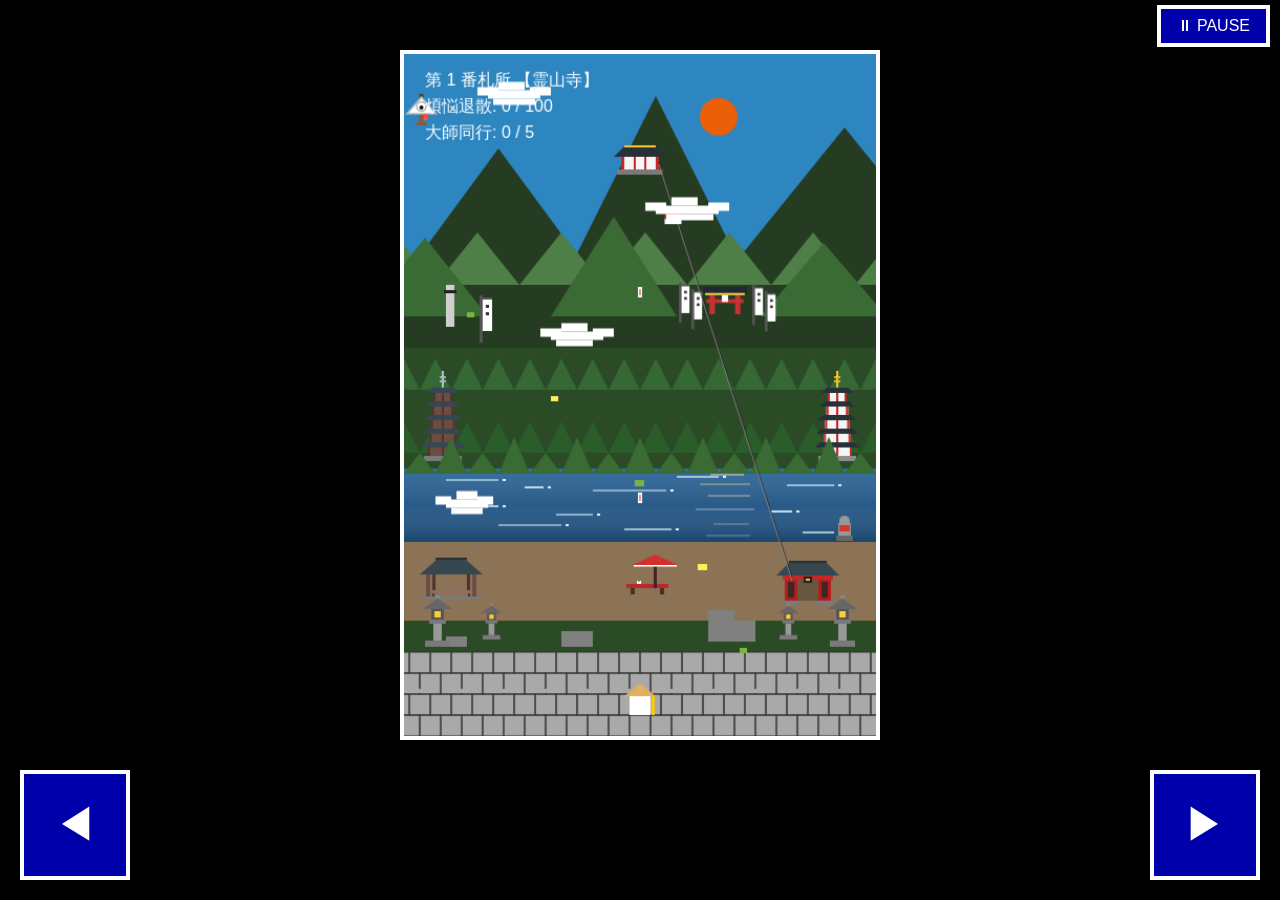
<file: index.html>
<!DOCTYPE html>
<html lang="ja">

<head>
    <meta charset="UTF-8">
    <link rel="icon" href="/images/192-icon.png">
    <link rel="apple-touch-icon" href="/images/180-icon.png">
    <meta name="viewport" content="width=device-width, initial-scale=1.0, viewport-fit=cover">
    <title>四國八十八ヶ所シューティング</title>
    <link rel="manifest" href="manifest.json">
    <link rel="stylesheet" href="css/style.css">
</head>

<body>

    <div id="game-container">

        <!-- ゲームを描画するスクリーン -->
        <canvas id="gameCanvas"></canvas>

        <!--ポーズボタン&再開ボタン-->
        <div id="game-buttons">
            <button id="pauseBtn">⏸ PAUSE</button>

            <!--タイトルヘ戻るボタン-->
            <button id="titleBtn" style="display:none;">
                🏠 TITLE
            </button>
        </div>

        <!--リスタートボタン-->
        <button id="restartBtn" style="display:none;">
            🔄 RESTART
        </button>

        <!--左右の操作ボタン-->
        <div id="controls">
            <button id="leftBtn">◀</button>
            <button id="rightBtn">▶</button>
        </div>
    </div>

    <!-- 御朱印拝受モーダル -->
    <div id="goshuinModal" class="modal-overlay">
        <div class="modal-content">
            <div class="stamp-frame">
                <p class="modal-title">奉拝</p>
                <div class="stamp-circle">御朱印</div>
                <h2 id="modalTempleName">霊山寺</h2>
                <p id="modalStageNum" class="modal-meta">第 一 番札所</p>
            </div>
            <button id="modalCloseBtn">次なる霊場へ進む</button>
        </div>
    </div>


    <!-- JavaScriptファイルの読み込み -->
    <script src="js/temples.js"></script>
    <script src="js/sounds.js"></script>
    <script src="js/modal.js"></script>
    <script src="js/controls.js"></script>
    <script src="js/save.js"></script>
    <script src=js/background.js></script>
    <script src="js/game.js"></script>
</body>

</html>
</file>
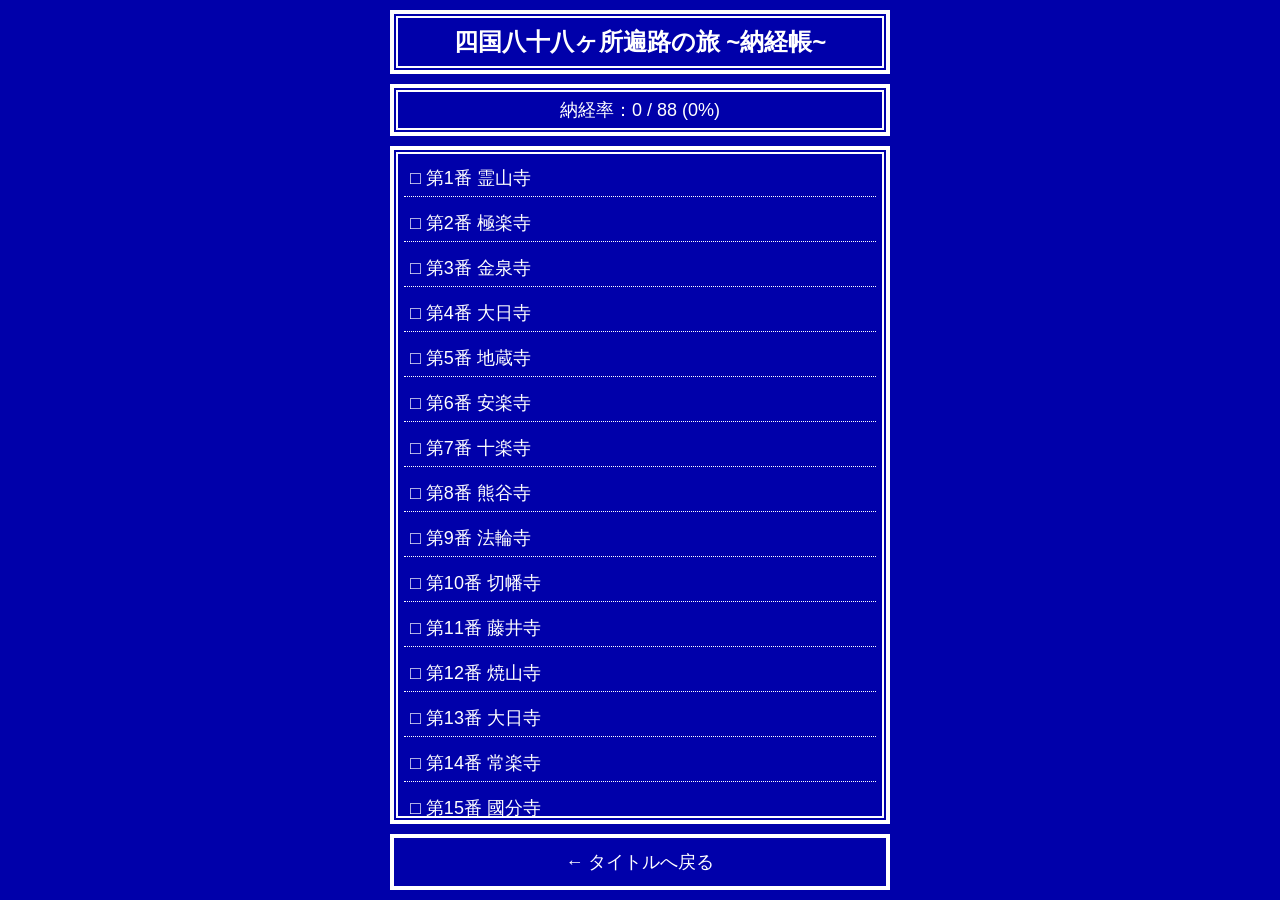
<file: goshuin.html>
<!DOCTYPE html>
<html lang="ja">
<head>
    <meta charset="UTF-8">
    <meta name="theme-color" content="#0000aa">
    <link rel="icon" href="/images/192-icon.png">
    <link rel="apple-touch-icon" href="/images/180-icon.png">
    <link rel="preconnect" href="https://fonts.googleapis.com">
    <link rel="preconnect" href="https://fonts.gstatic.com" crossorigin>
    <link href="https://fonts.googleapis.com/css2?family=Press+Start+2P&display=swap" rel="stylesheet">
    <meta name="viewport" content="width=device-width, initial-scale=1.0">
    <title>御朱印帳</title>
    <link rel="manifest" href="manifest.json">
    <link rel="stylesheet" href="css/goshuin.css">
</head>
<body>
    <!-- タイトル -->
    <div id="titleBox">
        四国八十八ヶ所遍路の旅 ~納経帳~
    </div>

    <!-- 収集状況 -->
    <div id="statusBox">
        納経率：<span id="collectionRate">0 / 88</span>
    </div>

    <!-- 御朱印一覧 -->
    <div id="goshuinBook">

        <div id="goshuinList">

        </div>

    </div>

    <!-- ボタン -->
    <div id="buttonArea">
        <button id="backButton">
            ← タイトルへ戻る
        </button>
    </div>

    <script src="js/sounds.js"></script>
    <script src="js/goshuin.js"></script>
</body>
</html>
</file>
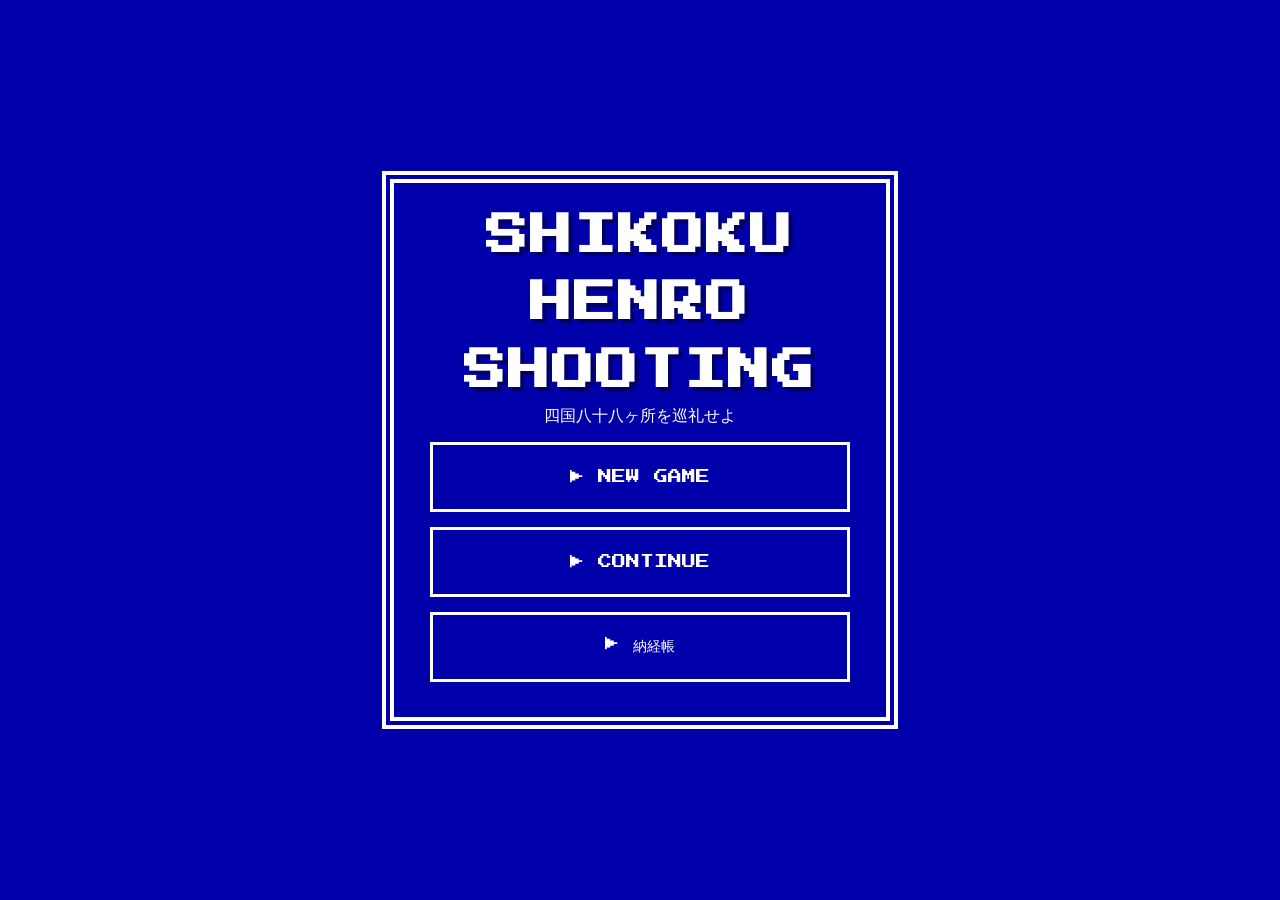
<file: title.html>
<!DOCTYPE html>
<html lang="ja">
<head>
    <meta charset="UTF-8">
    <link rel="icon" href="/images/192-icon.png">
    <link rel="apple-touch-icon" href="/images/180-icon.png">
    <link rel="icon" href="data:,">
    <meta name="apple-mobile-web-app-capable" content="yes">
    <meta name="mobile-web-app-capable" content="yes">
    <meta name="theme-color" content="#0000aa">
    <link rel="preconnect" href="https://fonts.googleapis.com">
    <link rel="preconnect" href="https://fonts.gstatic.com" crossorigin>
    <link href="https://fonts.googleapis.com/css2?family=Press+Start+2P&display=swap" rel="stylesheet">
    <meta name="viewport" content="width=device-width, initial-scale=1.0">
    <title>遍路シューティング</title>
    <link rel="manifest" href="manifest.json">
    <link rel="stylesheet" href="css/title.css">
</head>
<body>
    <div class="title-window">

        <h1>SHIKOKU HENRO SHOOTING</h1>

        <p>四国八十八ヶ所を巡礼せよ</p>

        <button class="menu-btn" id="startBtn">
            ▶ NEW GAME
        </button>

        <button class="menu-btn" id="continueBtn">
            ▶ CONTINUE
        </button>

        <button class="menu-btn" id="goshuinBtn">
            ▶ 納経帳
        </button>    
    </div>
    <script src="js/sounds.js"></script>
    <script src="js/title.js"></script>
    <script>
        if ("serviceWorker" in navigator) {

            window.addEventListener("load", () => {

                navigator.serviceWorker.register(
                    "./service-worker.js"
                );

            });
        }
    </script>
</body>
</html>
</file>
<file: css/style.css>
@charset "utf-8" ;
*,
::before,
::after {
    padding: 0;
    margin: 0;
    box-sizing: border-box;
}
ul,
li {
    list-style: none;
}
a {
    color: inherit;
    text-decoration: none;
    cursor: pointer;
}

/* =========================
   基本レイアウト
========================= */
html,
body {
    margin: 0;
    padding: 0;

    width: 100%;
    height: 100%;

    overflow: hidden;
    touch-action: none;

    background-color: #000;
    color: white;
    font-family: sans-serif;
    touch-action: manipulation; /* ダブルタップによるズームを防止 */
    overscroll-behavior: none;  /* 引っ張って更新（バウンス）を防止 */
}

/* =========================
   全体コンテナ
========================= */
#game-container {
    display: flex;
    flex-direction: column;
    align-items: center;
}

/* =========================
   ゲーム画面
========================= */
#gameCanvas {
    display: block;
    margin-top: 50px;

    background-color: #0000AA;

    border: 4px solid white;

    box-sizing: border-box;
    width:min(95vw,480px);
    height:auto;
}

/* =========================
   ポーズボタン
========================= */
#game-buttons {
    position: fixed;
    top: 5px;
    right: 10px;
    z-index: 9999;
}

#game-buttons button {
    background: #0000AA;
    color: white;

    border: 4px solid white;

    padding: 8px 16px;
    font-size: 16px;

    cursor: pointer;
}

/* =========================
   左右操作ボタン
========================= */
#controls {
    position: fixed;
    width: 100%;
    left: 0;
    bottom: 20px;
    z-index: 9999;
}

#leftBtn {
    position: fixed;

    left: 20px;
    bottom: 20px;
}

#rightBtn {
    position: fixed;

    right: 20px;
    bottom: 20px;
}

#controls button {
    width: 110px;
    height: 110px;

    background: #0000AA;
    color: white;

    border: 4px solid white;

    font-size: 42px;

    cursor: pointer;

    touch-action: manipulation;
}

/* =========================
   リスタート
========================= */
#restartBtn {
    display: none;

    position: fixed;

    left: 50%;
    top: 55%;

    transform: translate(-50%, -50%);

    background: #0000AA;
    color: white;

    border: 4px solid white;

    padding: 12px 24px;

    font-size: 18px;

    z-index: 9999;
}
/* --- 御朱印モーダルのスタイル --- */
.modal-overlay {
    display: none; /* 初期状態は非表示 */
    position: absolute;
    top: 0;
    left: 0;
    width: 100%;
    height: 100%;
    background-color: rgba(0, 0, 0, 0.8);
    justify-content: center;
    align-items: center;
    z-index: 10;
}

.modal-content {
    background-color: #f7f5f0; /* 和紙っぽい生成り色 */
    color: #222;
    padding: 30px;
    border-radius: 10px;
    width: 320px;
    text-align: center;
    box-shadow: 0 10px 30px rgba(0,0,0,0.5);
    border: 4px double #8a6d3b; /* 金色っぽい二重線 */
    animation: fadeIn 0.4s ease-out;
}

.stamp-frame {
    border: 2px solid #cc3333;
    padding: 20px;
    position: relative;
    background-image: linear-gradient(rgba(204,51,51,0.03) 2px, transparent 2px);
}

.modal-title {
    font-family: 'serif';
    font-size: 24px;
    font-weight: bold;
    color: #cc3333;
    text-align: left;
    margin-bottom: 10px;
}

#modalTempleName {
    font-family: 'Georgia', 'Times New Roman', 'serif';
    font-size: 32px;
    margin: 20px 0;
    letter-spacing: 4px;
    color: #111;
}

.modal-meta {
    font-size: 16px;
    font-weight: bold;
    color: #666;
}

/* 朱印（スタンプ風）の演出 */
.stamp-circle {
    position: absolute;
    top: 40%;
    left: 50%;
    transform: translate(-50%, -50%) rotate(-10deg);
    width: 90px;
    height: 90px;
    border: 3px solid rgba(204, 51, 51, 0.7);
    border-radius: 50%;
    color: rgba(204, 51, 51, 0.7);
    font-size: 18px;
    font-weight: bold;
    line-height: 84px;
    pointer-events: none;
}

/* ボタンのデザイン */
#modalCloseBtn {
    margin-top: 25px;
    background-color: #cc3333;
    color: white;
    border: none;
    padding: 12px 24px;
    font-size: 16px;
    font-weight: bold;
    border-radius: 5px;
    cursor: pointer;
    transition: background 0.2s;
    width: 100%;
}

#modalCloseBtn:hover {
    background-color: #aa2222;
}

@keyframes fadeIn {
    from { opacity: 0; transform: scale(0.9); }
    to { opacity: 1; transform: scale(1); }
}

@media (max-width: 768px) {

    #controls button {
        width: 140px;
        height: 140px;

        font-size: 48px;
    }

}
</file>
<file: css/goshuin.css>
@charset "utf-8" ;
*,
::before,
::after {
    padding: 0;
    margin: 0;
    box-sizing: border-box;
}
ul,
li {
    list-style: none;
}
a {
    color: inherit;
    text-decoration: none;
    cursor: pointer;
}

/* ==========================================
   共通
========================================== */

html,
body {
    margin: 0;
    padding: 0;

    width: 100%;
    height: 100%;

    background-color: #0000AA;
    color: white;

    font-family: sans-serif;

    overflow: hidden;
}

/* ==========================================
   全体レイアウト
========================================== */

body {
    display: flex;
    flex-direction: column;
    align-items: center;
    padding: 10px;
    box-sizing: border-box;
    touch-action: manipulation; /* ダブルタップによるズームを防止 */
    overscroll-behavior: none;  /* 引っ張って更新（バウンス）を防止 */
}

/* ==========================================
   タイトル
========================================== */

#titleBox {

    width: 90%;
    max-width: 500px;

    text-align: center;

    padding: 12px;

    margin-bottom: 10px;

    border: 4px solid white;

    box-shadow:
        inset 0 0 0 2px #0000AA,
        inset 0 0 0 4px white;

    font-size: 24px;
    font-weight: bold;
}

/* ==========================================
   納経率
========================================== */

#statusBox {

    width: 90%;
    max-width: 500px;

    text-align: center;

    padding: 10px;

    margin-bottom: 10px;

    border: 4px solid white;

    box-shadow:
        inset 0 0 0 2px #0000AA,
        inset 0 0 0 4px white;

    font-size: 18px;
}

/* ==========================================
   納経帳本体
========================================== */

#goshuinBook {

    width: 90%;
    max-width: 500px;

    flex: 1;

    border: 4px solid white;

    box-shadow:
        inset 0 0 0 2px #0000AA,
        inset 0 0 0 4px white;

    padding: 10px;

    box-sizing: border-box;

    overflow-y: auto;

    margin-bottom: 10px;
}

/* ==========================================
   札所一覧
========================================== */

#goshuinList {
    display: flex;
    flex-direction: column;
    gap: 8px;
}

.temple {

    padding: 6px;

    font-size: 18px;

    border-bottom: 1px dotted white;
}

/* 取得済み */

.acquired {
    color: #FFFF66;
}

/* ==========================================
   ボタン
========================================== */

#buttonArea {

    width: 90%;
    max-width: 500px;

    display: flex;
    justify-content: center;
}

#backButton {

    width: 100%;

    background-color: #0000AA;

    color: white;

    border: 4px solid white;

    padding: 12px;

    font-size: 18px;

    cursor: pointer;
}

/* ==========================================
   ボタン押下
========================================== */

#backButton:active {

    background-color: white;
    color: #0000AA;
}

#backButton:hover {
    background-color: #2222cc; 
}
/* ==========================================
   スマホ対応
========================================== */

@media (max-width: 600px) {

    #titleBox {
        font-size: 20px;
    }

    #statusBox {
        font-size: 16px;
    }

    .temple {
        font-size: 16px;
    }

    #backButton {
        font-size: 16px;
    }
}
</file>
<file: css/title.css>
@charset "utf-8" ;
*,
::before,
::after {
    padding: 0;
    margin: 0;
    box-sizing: border-box;
}
ul,
li {
    list-style: none;
}
a {
    color: inherit;
    text-decoration: none;
    cursor: pointer;
}

body {
    margin: 0;
    background-color: #0000aa;
    color: white;
    font-family: "Press Start 2P", cursive;
    display: flex;
    justify-content: center;
    align-items: center;
    touch-action: manipulation; /* ダブルタップによるズームを防止 */
    overscroll-behavior: none;  /* 引っ張って更新（バウンス）を防止 */
    min-height: 100vh;
}

.title-window {

    width: 90%;
    max-width: 500px;

    box-sizing: border-box;

    padding: 20px;

    text-align: center;

    border: 4px solid white;

    box-shadow:
        0 0 0 4px #0000aa,
        0 0 0 8px white;
}


h1 {

    margin: 0;

    font-family: "Press Start 2P", cursive;
    font-size: clamp(26px, 5vw, 42px);
    line-height: 1.6;
    letter-spacing: 2px;

    color: #ffffff;

    text-shadow:
        4px 4px 0 #000066;

}

.sub-title {

    margin-top: 20px;

    font-size: clamp(14px, 3vw, 22px);

}

.menu-btn {

    display: block;

    width: 100%;
    max-width: 420px;

    height: 70px;

    margin: 15px auto;

    padding: 0 20px;

    background-color: #0000aa;
    color: white;

    border: 3px solid white;

    font-family: "Press Start 2P", cursive;
    font-size: 14px;

    white-space: nowrap;

    text-align: center;

    cursor: pointer;
}

#startBtn:hover {

    background-color: #2222cc;

}

#continueBtn:hover {
    background-color: #2222cc;
}

#goshuinBtn:hover {
    background-color: #2222cc;
}

@media (max-width: 480px) {

    h1 {
        font-size: 18px;
        letter-spacing: 0;
    }

    .sub-title {
        font-size: 11px;
    }

    #pressStart {
        font-size: 12px;
    }

}
</file>
